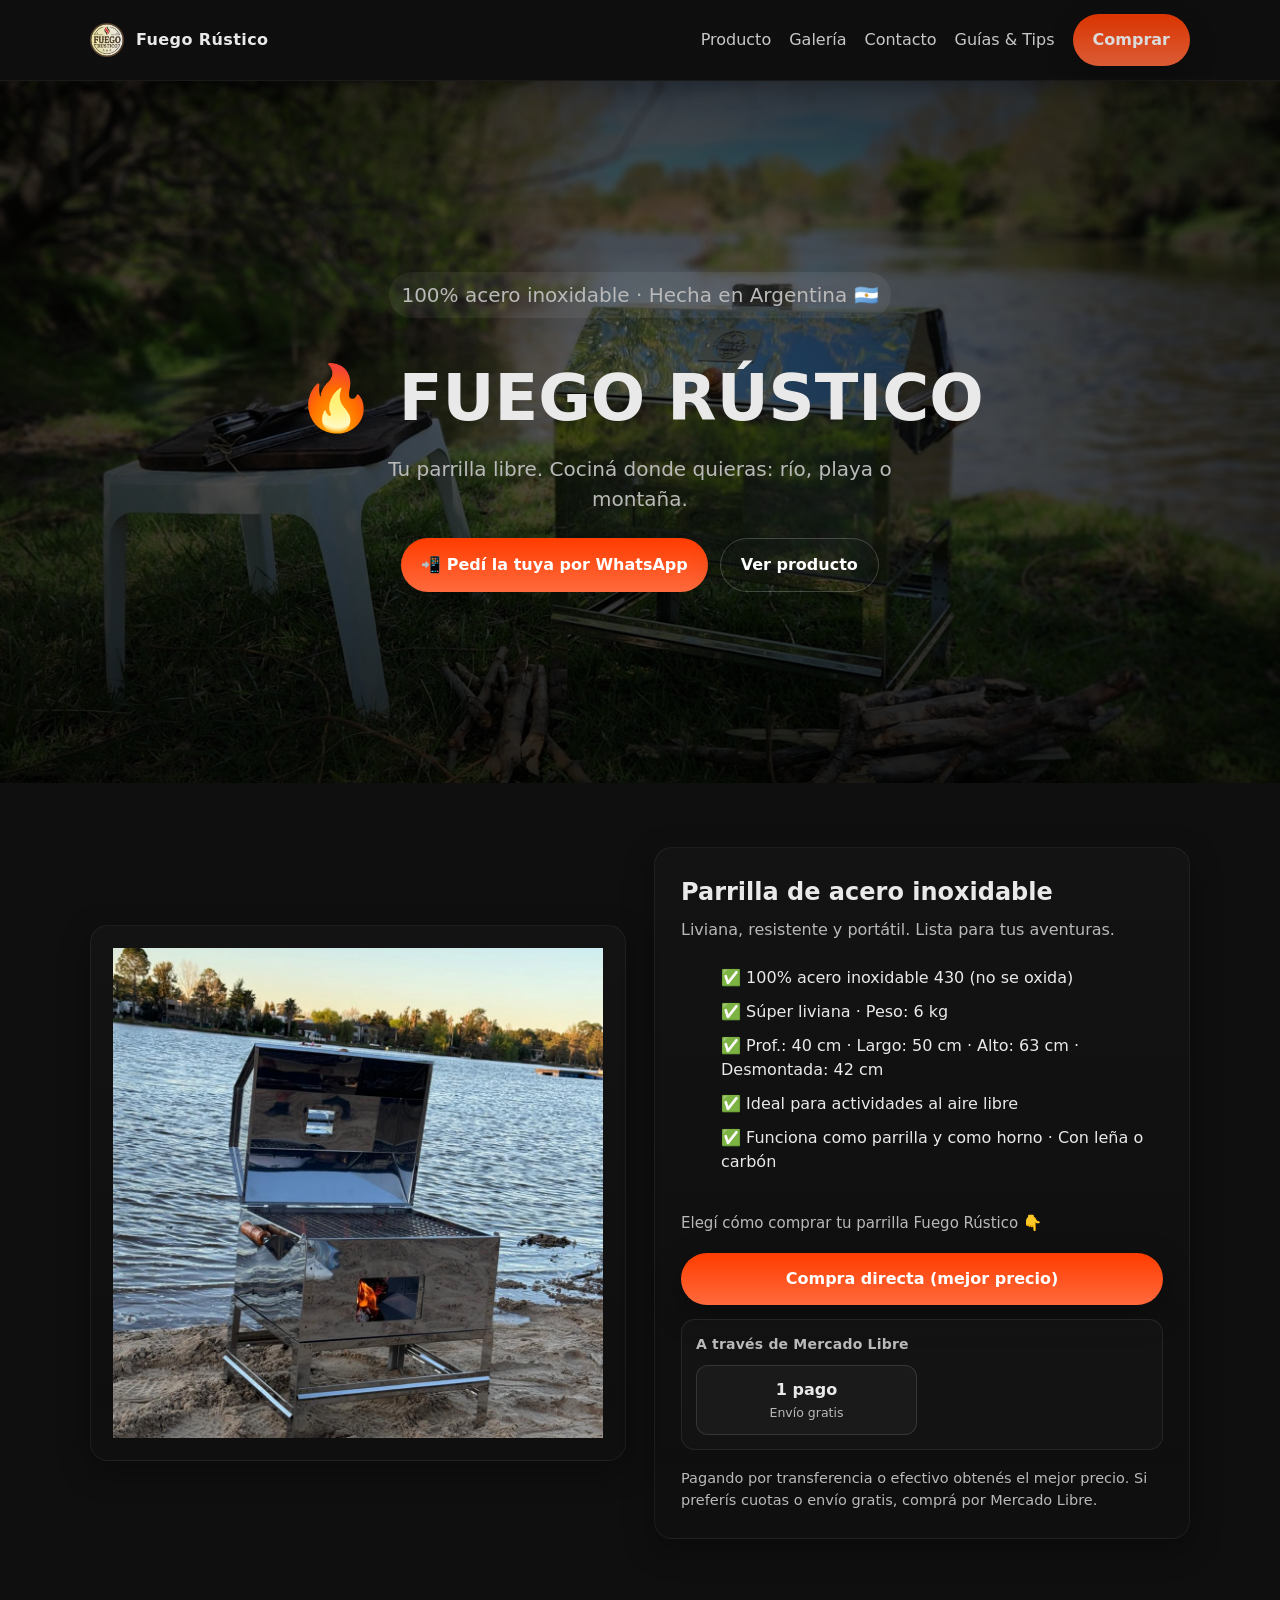
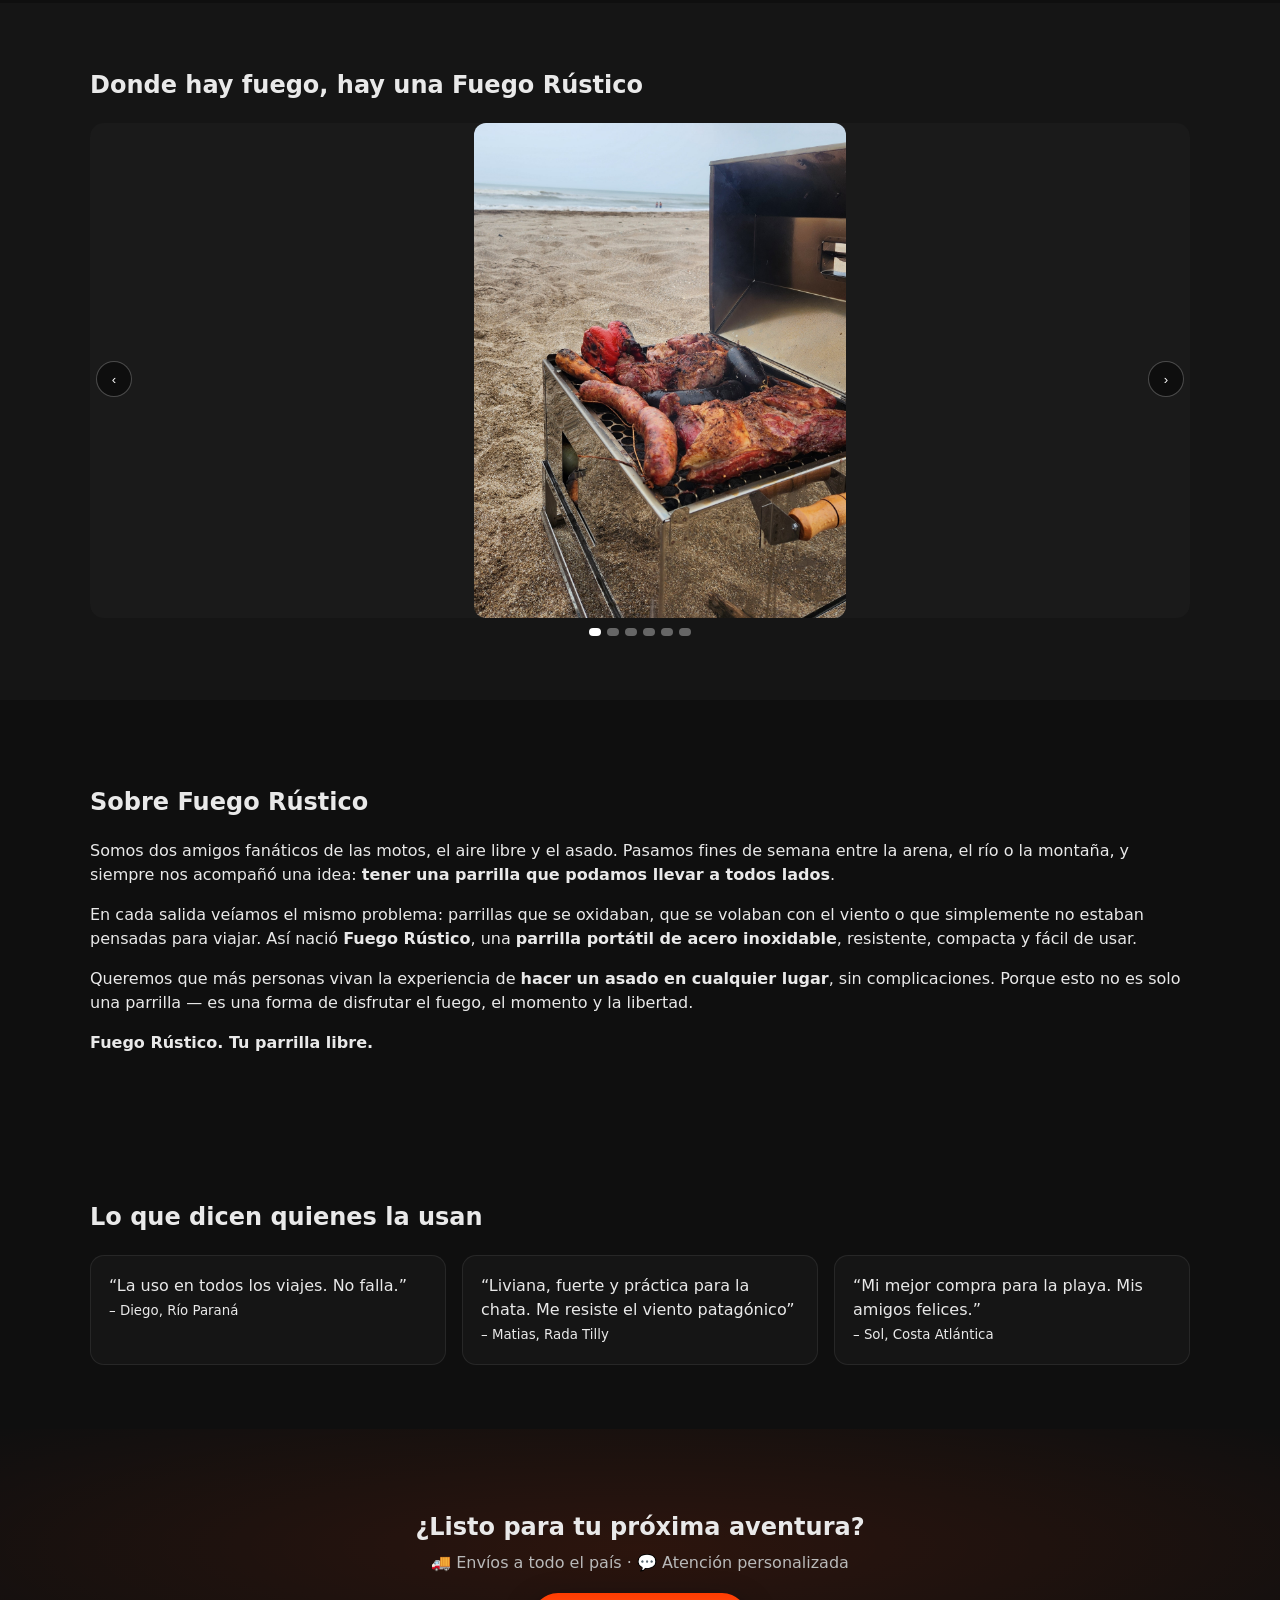
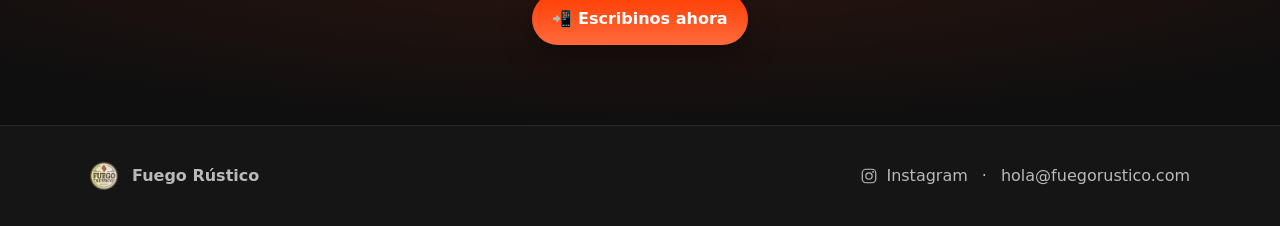
<file: index.html>
<!DOCTYPE html>
<html lang="es">
<head>
  <meta charset="utf-8" />
  <meta name="viewport" content="width=device-width, initial-scale=1" />
  
  <title>Fuego Rústico — Tu parrilla libre</title>
  <meta name="description" content="Parrillas portátiles de acero inoxidable (Argentina). Llevá el fuego a donde quieras: río, playa o montaña. Compra directa o Mercado Libre." />
  <link rel="canonical" href="https://fuegorustico.com/">
  
  <!-- Open Graph (social/WhatsApp/FB/IG) -->
  <meta property="og:type" content="website">
  <meta property="og:site_name" content="Fuego Rústico">
  <meta property="og:title" content="Fuego Rústico — Tu parrilla libre">
  <meta property="og:description" content="Parrillas portátiles de acero inoxidable (Argentina). Llevá el fuego a donde quieras.">
  <meta property="og:url" content="https://fuegorustico.com/">
  <meta property="og:image" content="https://fuegorustico.com/assets/og-image.png">
  <meta property="og:image:width" content="1200">
  <meta property="og:image:height" content="630">
  <meta property="og:locale" content="es_AR">
  
  <!-- Twitter/X -->
  <meta name="twitter:card" content="summary_large_image">
  <meta name="twitter:title" content="Fuego Rústico — Tu parrilla libre">
  <meta name="twitter:description" content="Parrillas portátiles de acero inoxidable (Argentina).">
  <meta name="twitter:image" content="https://fuegorustico.com/assets/og-image.png">
  
  <!-- PWA / color del browser -->
  <meta name="theme-color" content="#ff3c00">
  
  <!-- Iconografía -->
  <link rel="icon" href="/assets/favicon.png">
  <link rel="apple-touch-icon" href="/assets/favicon.png">
  
  <!-- Performance -->
  <link rel="preload" as="image" href="/assets/hero.jpeg" imagesrcset="/assets/hero.jpeg">
  <link rel="preconnect" href="https://fonts.gstatic.com" crossorigin>

  <script type="application/ld+json">
  {
    "@context":"https://schema.org",
    "@type":"Organization",
    "name":"Fuego Rústico",
    "url":"https://fuegorustico.com/",
    "logo":"https://fuegorustico.com/assets/logo.png",
    "sameAs":["https://www.instagram.com/fuegorustico"]
  }
  </script>
  
  <script type="application/ld+json">
  {
    "@context":"https://schema.org",
    "@type":"WebSite",
    "name":"Fuego Rústico",
    "url":"https://fuegorustico.com/"
  }
  </script>

  <script type="application/ld+json">
  {
    "@context":"https://schema.org",
    "@type":"Product",
    "name":"Parrilla portátil de acero inoxidable",
    "brand":{"@type":"Brand","name":"Fuego Rústico"},
    "image":"https://fuegorustico.com/assets/producto-1.png",
    "description":"Parrilla portátil 100% acero inoxidable. Liviana, resistente y pensada para cocinar al aire libre: playa, río o montaña.",
    "material":"Stainless Steel",
    "category":"OutdoorGrill",
    "url":"https://fuegorustico.com/#producto",
    "offers": {
      "@type": "Offer",
      "url": "https://fuegorustico.com/#producto",
      "priceCurrency": "ARS",
      "price": "250000",
      "availability": "https://schema.org/InStock",
      "itemCondition": "https://schema.org/NewCondition"
    }
  }
  </script>

  <style>
    :root{
      --bg:#0f0f0f; --bg-2:#151515; --text:#e9e9e9; --muted:#b9b9b9; --brand:#ff3c00; --brand-2:#ff6a3d;
      --radius:18px; --shadow:0 10px 30px rgba(0,0,0,.35)
    }
    *{box-sizing:border-box}
    html,body{height:100%}
    body{margin:0; font-family: system-ui,-apple-system,Segoe UI,Roboto,Inter,Arial,sans-serif; color:var(--text); background:var(--bg); line-height:1.5}
    a{color:inherit; text-decoration:none}
    img{max-width:100%; display:block}

    /* Layout */
    .container{width:min(1100px,92%); margin-inline:auto}

    header{position:sticky; top:0; z-index:20; backdrop-filter:saturate(160%) blur(6px);
      background:linear-gradient(180deg, rgba(15,15,15,.9), rgba(15,15,15,.5) 60%, rgba(15,15,15,0));
      border-bottom:1px solid rgba(255,255,255,.05); box-shadow:0 6px 20px rgba(0,0,0,.25);
    }
    .nav{display:flex; align-items:center; justify-content:space-between; padding:14px 0}
    .brand{display:flex; align-items:center; gap:12px}
    .brand img{width:34px; height:34px; border-radius:8px}
    .brand .title{font-weight:700; letter-spacing:.4px}

    nav{display:flex; align-items:center; gap:18px}
    nav a{opacity:.85}
    nav a:hover{opacity:1}

    .btn{display:inline-flex; align-items:center; justify-content:center; padding:14px 20px; border-radius:999px; background:linear-gradient(180deg,var(--brand),var(--brand-2)); color:white; font-weight:700; box-shadow:var(--shadow); border:none; cursor:pointer}
    .btn.ghost{background:transparent; border:1px solid rgba(255,255,255,.2)}
    .btn.secondary{background:transparent; border:1px solid rgba(255,255,255,.2)}

    .menu-toggle{display:none; background:none; border:none; color:var(--text); font-size:26px; cursor:pointer; line-height:1}

    /* Hero */
    .hero{position:relative; isolation:isolate; min-height:78vh; display:grid; place-items:center; text-align:center}
    .hero::before{content:''; position:absolute; inset:0; z-index:-2; background:url('/assets/hero.jpeg') center/cover no-repeat fixed}
    .hero::after{content:''; position:absolute; inset:0; z-index:-1; background:radial-gradient(80% 60% at 50% 40%, rgba(0,0,0,.55), rgba(0,0,0,.85))}
    .hero h1{font-size:clamp(36px,6vw,64px); margin:8px 0}
    .hero p{color:var(--muted); font-size:clamp(16px,2.2vw,20px); margin:0 0 24px; max-width:600px; margin-inline:auto}
    .cta{display:flex; gap:12px; justify-content:center; flex-wrap:wrap}

    /* Sections */
    .section{padding:64px 0; background:var(--bg)}
    .card{background:linear-gradient(180deg, rgba(255,255,255,.02), rgba(255,255,255,.0)); border:1px solid rgba(255,255,255,.06); border-radius:var(--radius); box-shadow:var(--shadow)}
    .grid{display:grid; gap:28px}
    @media(min-width:900px){.grid-cols-2{grid-template-columns:1fr 1fr; align-items:center}}

    .list{display:grid; gap:10px; margin-top:14px}
    .list li{display:flex; align-items:center; gap:10px; color:var(--text)}
    .chip{display:inline-flex; align-items:center; gap:8px; padding:8px 12px; border-radius:999px; background:rgba(255,255,255,.06); font-size:14px}

    /* Buy block */
    .buy{display:grid; gap:14px; margin-top:18px}
    .buy-primary{width:100%; text-align:center}
    .ml{border:1px solid rgba(255,255,255,.08); border-radius:14px; padding:14px; background:rgba(255,255,255,.02)}
    .ml-head{display:flex; align-items:center; justify-content:space-between; margin-bottom:10px}
    .ml-label{color:var(--muted); font-size:14px; font-weight:600; letter-spacing:.2px}
    .ml-options{display:grid; grid-template-columns:1fr 1fr; gap:10px}
    .ml-option{display:grid; align-content:center; gap:2px; padding:12px 14px; border-radius:12px; border:1px solid rgba(255,255,255,.12); background:rgba(255,255,255,.03); color:var(--text); text-align:center; transition:transform .15s ease, border-color .15s ease, background .15s ease}
    .ml-option strong{font-weight:800}
    .ml-option small{color:var(--muted); font-size:12.5px}
    .ml-option:hover{transform:translateY(-1px); border-color:rgba(255,255,255,.24); background:rgba(255,255,255,.06)}
    .buy-hint{color:var(--muted); margin:4px 0 0; font-size:14.5px}

    /* Carousel (fit: no recorta) */
    .carousel{position:relative; margin-top:16px}
    .c-viewport{
      overflow:hidden; border-radius:14px;
      height: clamp(260px, 60vh, 640px); /* desktop/tablet */
      background: rgba(255,255,255,.02);
    }
    .c-track{display:flex; height:100%; transition:transform .4s ease; will-change:transform}
    .c-slide{
      min-width:100%; height:100%;
      display:flex; align-items:center; justify-content:center;
      padding:8px; /* respiro alrededor */
    }
    .c-slide img{
      max-height:100%;
      height:100%;
      width:auto;
      object-fit: contain;           /* NO recorta */
      border-radius:12px;
      aspect-ratio: auto !important; /* anula el 3/4 aquí */
    }

    /* Unifica altura del carrusel y centra todas las fotos */
    .c-viewport {
      display: flex;
      align-items: center;
      justify-content: center;
      height: clamp(240px, 55vh, 600px); /* altura constante adaptable */
      background: rgba(255,255,255,.02);
      border-radius: 14px;
      overflow: hidden;
    }
    
    .c-slide {
      display: flex;
      align-items: center;
      justify-content: center;
      min-width: 100%;
      height: 100%;
      padding: 8px;
    }
    
    .c-slide img {
      width: auto;
      height: 100%;
      max-height: 100%;
      object-fit: contain; /* muestra toda la imagen sin recortar */
      border-radius: 12px;
    }
    
    /* En mobile, reducimos altura */
    @media (max-width: 768px) {
      .c-viewport {
        height: clamp(200px, 45vh, 420px);
      }
    }

    
    /* Controles */
    .c-prev,.c-next{
      position:absolute; top:50%; transform:translateY(-50%); z-index:2;
      background:rgba(0,0,0,.45); border:1px solid rgba(255,255,255,.25);
      color:white; width:36px; height:36px; border-radius:999px; display:grid; place-items:center; cursor:pointer
    }
    .c-prev{left:6px} .c-next{right:6px}
    .c-dots{display:flex; gap:6px; justify-content:center; margin-top:10px}
    .c-dot{width:8px; height:8px; border-radius:999px; background:rgba(255,255,255,.35); border:0}
    .c-dot[aria-current="true"]{background:white}
    
    /* Mobile: altura más contenida */
    @media (max-width: 780px){
      .c-viewport{ height: clamp(220px, 55vh, 560px); }
    }

    /* Testimonials */
    .quotes{display:grid; gap:16px; grid-template-columns:repeat(3,1fr)}
    @media(max-width:900px){.quotes{grid-template-columns:1fr}}
    .quote{padding:18px; border:1px solid rgba(255,255,255,.08); border-radius:14px; background:var(--bg-2)}

    /* Footer */
    footer{padding:36px 0; border-top:1px solid rgba(255,255,255,.08); background:var(--bg-2); color:var(--muted)}
    .social{display:flex; gap:14px; align-items:center; flex-wrap:wrap}

    /* Mobile nav */
    @media (max-width: 780px) {
      nav{position:absolute; top:64px; right:0; background:rgba(0,0,0,0.95); flex-direction:column; align-items:flex-start; padding:20px; border-radius:0 0 0 14px; display:none}
      nav.show{display:flex}
      .menu-toggle{display:block}
    }

    /* --- FIX CAROUSEL MOBILE (no recortes y 1 slide por vista) --- */
    .c-track{ gap:0; } /* sin separación entre slides */
    
    .c-slide{
      flex: 0 0 100%;   /* ocupa exactamente el 100% del viewport */
      min-width: 100%;
      box-sizing: border-box;
      padding: 0;       /* evita que el padding empuje y se asome la siguiente */
    }
    
    /* Desktop/tablet: altura uniforme y contienen la imagen */
    @media (min-width: 769px){
      .c-viewport{ height: clamp(320px, 55vh, 620px); }
      .c-slide{ height: 100%; display:flex; align-items:center; justify-content:center; }
      .c-slide img{
        max-height:100%;
        width:auto;
        height:100%;
        object-fit: contain;
        border-radius:12px;
      }
    }
    
    /* Mobile: que la altura se adapte y la imagen no se recorte */
    @media (max-width: 768px){
      .c-viewport{ height: auto; }          /* deja que crezca en alto si la foto lo necesita */
      .c-slide{ height: auto; }
      .c-slide img{
        width: 100%;
        height: auto !important;            /* anula el height:100% anterior */
        max-height: none;
        object-fit: contain;                 /* no recorta */
        border-radius: 10px;
      }
    }

    
  </style>
</head>
<body>
  <header>
    <div class="container nav">
      <a class="brand" href="#top">
        <img src="/assets/logo.png" alt="Fuego Rústico logo" />
        <span class="title">Fuego Rústico</span>
      </a>
      <button class="menu-toggle" aria-label="Abrir menú" aria-expanded="false" aria-controls="menu">☰</button>
      <nav id="menu">
        <a href="#producto">Producto</a>
        <a href="#galeria">Galería</a>
        <a href="#contacto">Contacto</a>
        <a href="blog.html" class="nav-link">Guías & Tips</a>
        <a class="btn" href="#contacto">Comprar</a>
      </nav>
    </div>
  </header>

  <main id="top">
    <!-- HERO -->
    <section class="hero">
      <div class="container">
        <p class="chip">100% acero inoxidable · Hecha en Argentina 🇦🇷</p>
        <h1>🔥 FUEGO RÚSTICO</h1>
        <p>Tu parrilla libre. Cociná donde quieras: río, playa o montaña.</p>
        <div class="cta">
          <a class="btn" href="https://wa.me/5491164812711?text=Hola%20Fuego%20R%C3%BAstico%2C%20quiero%20info%20de%20la%20parrilla" target="_blank" rel="noopener">📲 Pedí la tuya por WhatsApp</a>
          <a class="btn ghost" href="#producto">Ver producto</a>
        </div>
      </div>
    </section>

    <!-- PRODUCTO -->
    <section id="producto" class="section">
      <div class="container grid grid-cols-2">
        <div class="card" style="padding:22px">
          <img src="/assets/producto-1.png" alt="Parrilla Fuego Rústico abierta, acero inoxidable, lista para asar" />
        </div>
        <div class="card" style="padding:26px; display:flex; flex-direction:column; justify-content:center">
          <h2 style="margin:0 0 8px">Parrilla de acero inoxidable</h2>
          <p style="color:var(--muted); margin:0 0 10px">Liviana, resistente y portátil. Lista para tus aventuras.</p>
          <ul class="list">
            <li>✅ 100% acero inoxidable 430 (no se oxida)</li>
            <li>✅ Súper liviana · Peso: 6 kg</li>
            <li>✅ Prof.: 40 cm · Largo: 50 cm · Alto: 63 cm · Desmontada: 42 cm</li>
            <li>✅ Ideal para actividades al aire libre</li>
            <li>✅ Funciona como parrilla y como horno · Con leña o carbón</li>
          </ul>

          <!-- ACCIONES DE COMPRA (2 filas) -->
          <div class="buy">
            <p style="color:var(--muted); font-size:15px; margin:4px 0 4px;">
              Elegí cómo comprar tu parrilla Fuego Rústico 👇
            </p>

            <!-- Fila 1: acción primaria -->
            <a class="btn buy-primary"
               href="https://wa.me/5491164812711?text=Hola%20Fuego%20R%C3%BAstico%2C%20quiero%20comprar%20por%20transferencia%20o%20efectivo"
               target="_blank" rel="noopener"
               title="Precio especial pagando por transferencia o efectivo">
              Compra directa (mejor precio)
            </a>

            <!-- Fila 2: Mercado Libre (sin logo) -->
            <div class="ml">
              <div class="ml-head">
                <span class="ml-label">A través de Mercado Libre</span>
              </div>
              <div class="ml-options">
                <a class="ml-option"
                   href="https://www.mercadolibre.com.ar/parrilla-inoxidable-portatil-chulengo/p/MLA2068747349?pdp_filters=item_id%3AMLA2308167072&matt_tool=89488245#origin=share&sid=share&wid=MLA2308167072&action=copy"
                   target="_blank" rel="noopener" title="Pago en 1 pago y envío gratis">
                  <strong>1 pago</strong>
                  <small>Envío gratis</small>
                </a>
              </div>
            </div>

            <p class="buy-hint">
              Pagando por transferencia o efectivo obtenés el mejor precio. Si preferís cuotas o envío gratis, comprá por Mercado Libre.
            </p>
          </div>

        </div>
      </div>
    </section>

    <!-- GALERÍA con CAROUSEL -->
    <section id="galeria" class="section" style="background:var(--bg-2)">
      <div class="container">
        <h2 style="margin-top:0">Donde hay fuego, hay una Fuego Rústico</h2>

        <div class="carousel" aria-label="Galería de fotos">
          <button class="c-prev" aria-label="Anterior" type="button">‹</button>
          <div class="c-viewport">
            <ul class="c-track">
              <li class="c-slide"><img src="/assets/galeria-1.jpg" alt="Parrilla en la playa al atardecer" loading="lazy" decoding="async" fetchpriority="low"></li>
              <li class="c-slide"><img src="/assets/galeria-2.jpg" alt="Parrilla con amigos en camping" loading="lazy" decoding="async" fetchpriority="low"></li>
              <li class="c-slide"><img src="/assets/galeria-3.jpg" alt="Cocinando al aire libre" loading="lazy" decoding="async" fetchpriority="low"></li>
              <li class="c-slide"><img src="/assets/galeria-4.jpg" alt="Parrilla en la montaña" loading="lazy" decoding="async" fetchpriority="low"></li>
              <li class="c-slide"><img src="/assets/galeria-5.jpg" alt="Encuentro con amigos" loading="lazy" decoding="async" fetchpriority="low"></li>
              <li class="c-slide"><img src="/assets/galeria-6.jpg" alt="Parrilla en la costa" loading="lazy" decoding="async" fetchpriority="low"></li>
            </ul>
          </div>
          <button class="c-next" aria-label="Siguiente" type="button">›</button>
          <div class="c-dots" aria-label="Indicadores"></div>
        </div>
      </div>
    </section>

    <section class="section">
    <div class="container">
      <h2>Sobre Fuego Rústico</h2>
      <p>
        Somos dos amigos fanáticos de las motos, el aire libre y el asado.
        Pasamos fines de semana entre la arena, el río o la montaña, y siempre nos acompañó una idea:
        <strong>tener una parrilla que podamos llevar a todos lados</strong>.
      </p>
      <p>
        En cada salida veíamos el mismo problema: parrillas que se oxidaban, que se volaban con el viento
        o que simplemente no estaban pensadas para viajar. Así nació <strong>Fuego Rústico</strong>,
        una <strong>parrilla portátil de acero inoxidable</strong>, resistente, compacta y fácil de usar.
      </p>
      <p>
        Queremos que más personas vivan la experiencia de <strong>hacer un asado en cualquier lugar</strong>,
        sin complicaciones. Porque esto no es solo una parrilla — es una forma de disfrutar el fuego,
        el momento y la libertad.
      </p>
      <p><strong>Fuego Rústico. Tu parrilla libre.</strong></p>
    </div>
  </section>

    
    <!-- TESTIMONIOS -->
    <section class="section">
      <div class="container">
        <h2 style="margin-top:0">Lo que dicen quienes la usan</h2>
        <div class="quotes" style="margin-top:14px">
          <div class="quote">“La uso en todos los viajes. No falla.” <br><small>– Diego, Río Paraná</small></div>
          <div class="quote">“Liviana, fuerte y práctica para la chata. Me resiste el viento patagónico” <br><small>– Matias, Rada Tilly</small></div>
          <div class="quote">“Mi mejor compra para la playa. Mis amigos felices.” <br><small>– Sol, Costa Atlántica</small></div>
        </div>
      </div>
    </section>

    <!-- CTA FINAL / CONTACTO -->
    <section id="contacto" class="section" style="padding:80px 0; background:radial-gradient(70% 60% at 50% 40%, rgba(255,60,0,.12), rgba(0,0,0,0))">
      <div class="container" style="text-align:center">
        <h2 style="margin:0 0 6px">¿Listo para tu próxima aventura?</h2>
        <p style="color:var(--muted); margin:0 0 18px">🚚 Envíos a todo el país · 💬 Atención personalizada</p>
        <a class="btn" href="https://wa.me/5491164812711?text=Hola%20Fuego%20R%C3%BAstico%2C%20quiero%20info" target="_blank" rel="noopener">📲 Escribinos ahora</a>
      </div>
    </section>
  </main>

  <footer>
    <div class="container" style="display:flex; gap:18px; justify-content:space-between; flex-wrap:wrap">
      <div class="social">
        <img src="/assets/logo.png" alt="logo" width="28" height="28" style="border-radius:8px"/>
        <strong>Fuego Rústico</strong>
      </div>
      <div class="social">
        <a href="https://instagram.com/fuegorustico" target="_blank" rel="noopener" style="display:flex; align-items:center; gap:8px">
          <svg width="18" height="18" viewBox="0 0 24 24" fill="none" aria-hidden="true">
            <rect x="3" y="3" width="18" height="18" rx="5" stroke="currentColor" stroke-width="1.6"/>
            <circle cx="12" cy="12" r="4.2" stroke="currentColor" stroke-width="1.6"/>
            <circle cx="17.4" cy="6.6" r="1.2" fill="currentColor"/>
          </svg>
          <span>Instagram</span>
        </a>
        <span>·</span>
        <a href="mailto:adm.fuegorustico@gmail.com">hola@fuegorustico.com</a>
      </div>
    </div>
  </footer>

  <script>
    // Navegación suave + cerrar menú
    document.querySelectorAll('a[href^="#"]').forEach(a=>{
      a.addEventListener('click', e=>{
        const id=a.getAttribute('href');
        if(id.length>1){
          e.preventDefault();
          document.querySelector(id).scrollIntoView({behavior:'smooth'});
          document.getElementById('menu').classList.remove('show');
          const t=document.querySelector('.menu-toggle'); if(t) t.setAttribute('aria-expanded','false');
        }
      });
    });
    const toggle = document.querySelector('.menu-toggle');
    const nav = document.getElementById('menu');
    if(toggle){ toggle.addEventListener('click', () => {
      const isOpen = nav.classList.toggle('show');
      toggle.setAttribute('aria-expanded', isOpen ? 'true' : 'false');
    });}

    // Carousel básico accesible
    (function(){
      const track = document.querySelector('.c-track');
      const slides = Array.from(document.querySelectorAll('.c-slide'));
      const prev = document.querySelector('.c-prev');
      const next = document.querySelector('.c-next');
      const dotsWrap = document.querySelector('.c-dots');
      if(!track || slides.length===0) return;

      let index = 0;
      const go = (i)=>{
        index = (i+slides.length)%slides.length;
        track.style.transform = `translateX(-${index*100}%)`;
        Array.from(dotsWrap.children).forEach((d,di)=>d.setAttribute('aria-current', di===index ? 'true':'false'));
      };

      // Dots
      slides.forEach((_,i)=>{
        const b=document.createElement('button');
        b.className='c-dot';
        b.type='button';
        b.setAttribute('aria-label','Ir a la imagen '+(i+1));
        b.addEventListener('click',()=>go(i));
        dotsWrap.appendChild(b);
      });

      if(prev) prev.addEventListener('click',()=>go(index-1));
      if(next) next.addEventListener('click',()=>go(index+1));

      // Teclado
      document.addEventListener('keydown', (e)=>{
        if(e.key==='ArrowLeft') go(index-1);
        if(e.key==='ArrowRight') go(index+1);
      });

      // Swipe táctil
      let startX=null;
      track.addEventListener('touchstart',e=>{ startX=e.touches[0].clientX; },{passive:true});
      track.addEventListener('touchmove',e=>{
        if(startX===null) return;
        const dx=e.touches[0].clientX-startX;
        if(Math.abs(dx)>50){ go(index+(dx<0?1:-1)); startX=null; }
      },{passive:true});

      // Auto-play (opcional, 5s)
      let timer=setInterval(()=>go(index+1), 5000);
      document.querySelector('.carousel').addEventListener('mouseenter',()=>clearInterval(timer));
      document.querySelector('.carousel').addEventListener('mouseleave',()=>{ timer=setInterval(()=>go(index+1),5000); });

      go(0);
    })();
  </script>
</body>
</html>
</file>
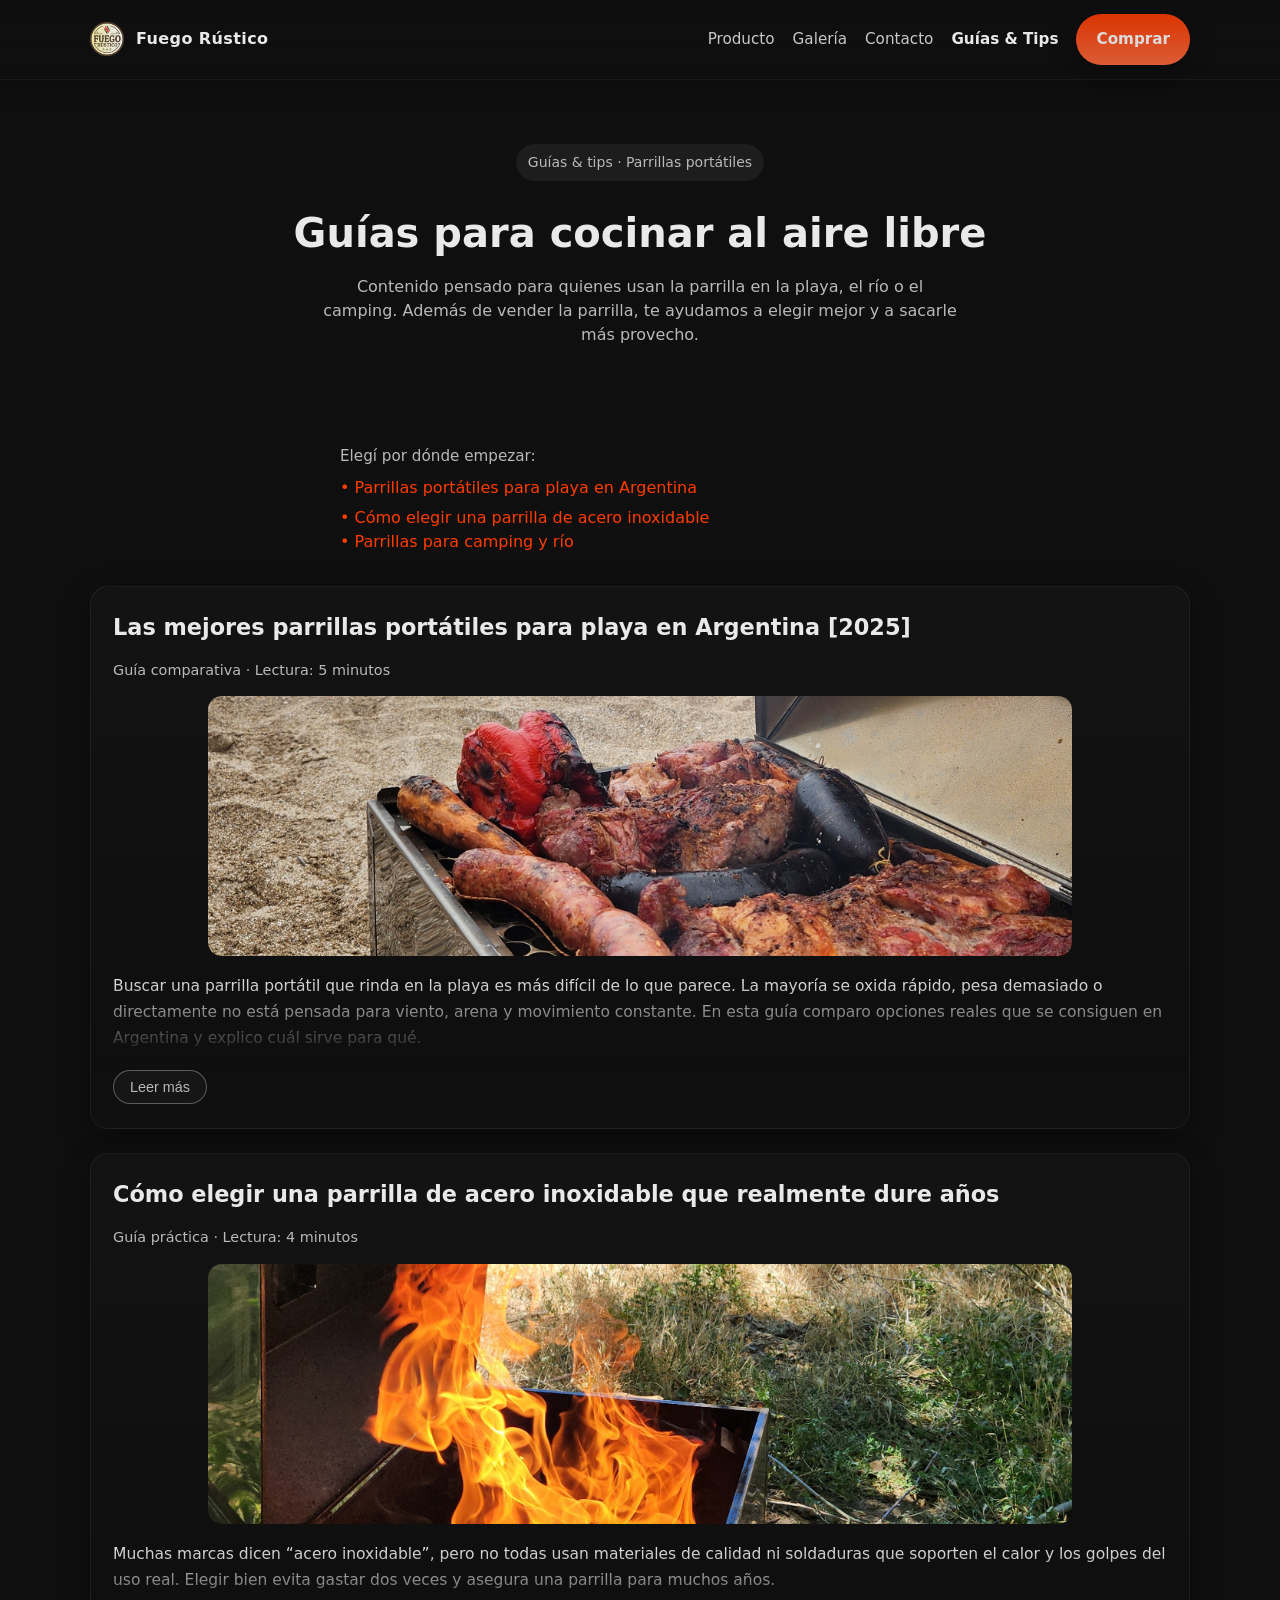
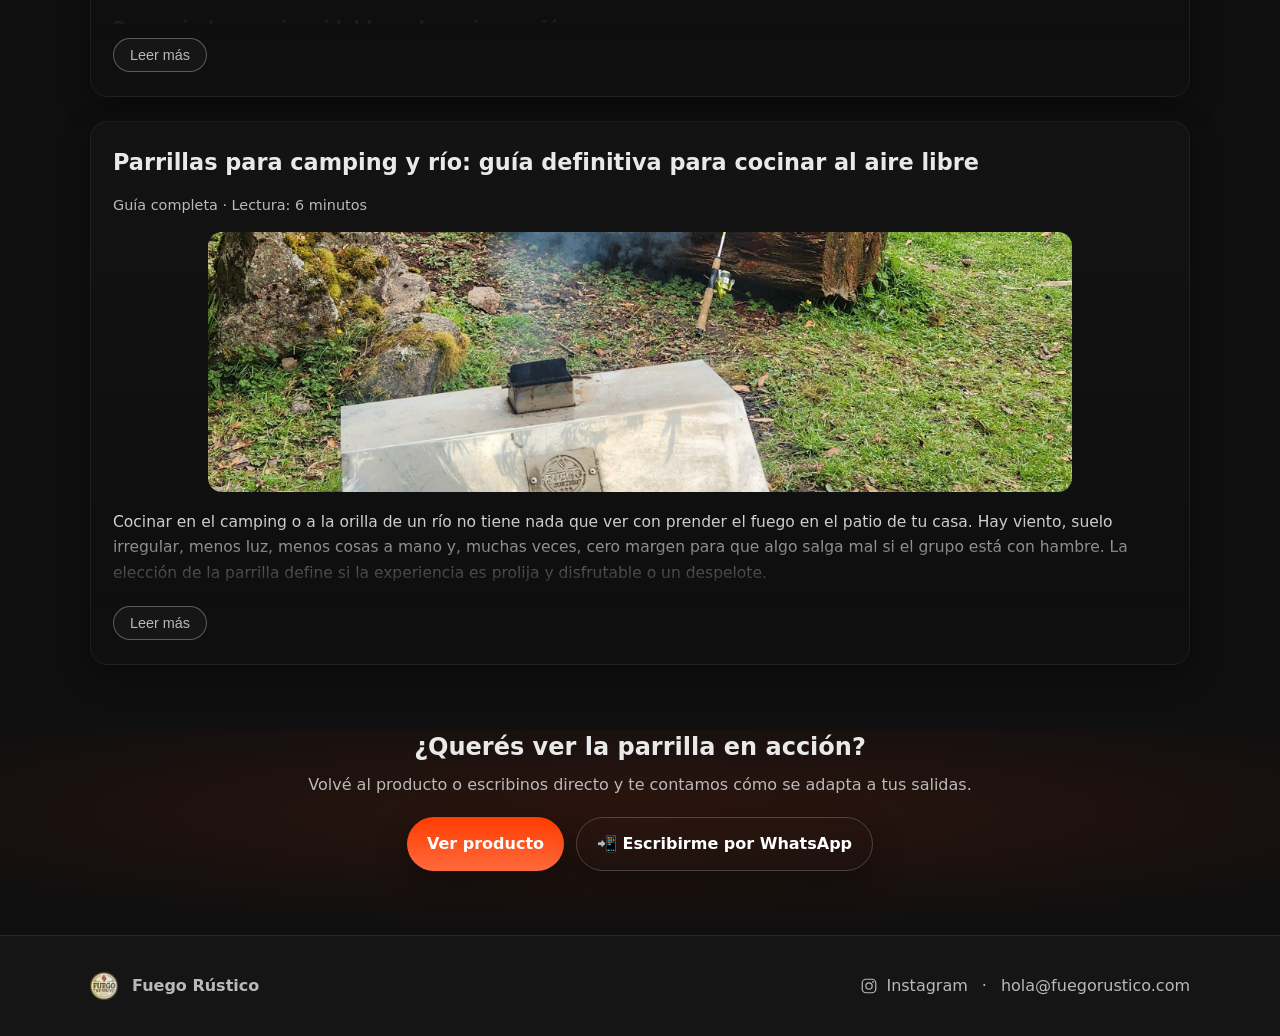
<file: blog.html>
<!DOCTYPE html>
<html lang="es">
<head>
  <meta charset="utf-8" />
  <meta name="viewport" content="width=device-width, initial-scale=1" />
  
  <title>Guías & Tips — Fuego Rústico</title>
  <meta name="description" content="Guías y consejos reales para usar tu parrilla portátil Fuego Rústico en playa, río o camping. Cómo elegir parrilla inoxidable y comparativas para Argentina." />
  <link rel="canonical" href="https://fuegorustico.com/blog.html">

  <!-- Open Graph -->
  <meta property="og:type" content="article">
  <meta property="og:site_name" content="Fuego Rústico">
  <meta property="og:title" content="Guías & Tips — Fuego Rústico">
  <meta property="og:description" content="Consejos para cocinar al aire libre y elegir tu parrilla portátil de acero inoxidable.">
  <meta property="og:url" content="https://fuegorustico.com/blog.html">
  <meta property="og:image" content="https://fuegorustico.com/assets/og-image.png">
  <meta property="og:image:width" content="1200">
  <meta property="og:image:height" content="630">
  <meta property="og:locale" content="es_AR">

  <!-- Twitter/X -->
  <meta name="twitter:card" content="summary_large_image">
  <meta name="twitter:title" content="Guías & Tips — Fuego Rústico">
  <meta name="twitter:description" content="Guías y consejos para sacar el máximo a tu parrilla portátil.">
  <meta name="twitter:image" content="https://fuegorustico.com/assets/og-image.png">

  <meta name="theme-color" content="#ff3c00">

  <link rel="icon" href="/assets/favicon.png">
  <link rel="apple-touch-icon" href="/assets/favicon.png">

  <!-- Usamos los mismos estilos que en index -->
  <style>
    :root{
      --bg:#0f0f0f; --bg-2:#151515; --text:#e9e9e9; --muted:#b9b9b9; --brand:#ff3c00; --brand-2:#ff6a3d;
      --radius:18px; --shadow:0 10px 30px rgba(0,0,0,.35)
    }
    *{box-sizing:border-box}
    html,body{height:100%}
    body{margin:0; font-family: system-ui,-apple-system,Segoe UI,Roboto,Inter,Arial,sans-serif; color:var(--text); background:var(--bg); line-height:1.5}
    a{color:inherit; text-decoration:none}
    img{max-width:100%; display:block}
    .container{width:min(1100px,92%); margin-inline:auto}

    header{position:sticky; top:0; z-index:20; backdrop-filter:saturate(160%) blur(6px);
      background:linear-gradient(180deg, rgba(15,15,15,.96), rgba(15,15,15,.9) 60%, rgba(15,15,15,0.96));
      border-bottom:1px solid rgba(255,255,255,.05); box-shadow:0 6px 20px rgba(0,0,0,.25);
    }
    .nav{display:flex; align-items:center; justify-content:space-between; padding:14px 0}
    .brand{display:flex; align-items:center; gap:12px}
    .brand img{width:34px; height:34px; border-radius:8px}
    .brand .title{font-weight:700; letter-spacing:.4px}

    nav{display:flex; align-items:center; gap:18px}
    nav a{opacity:.85; font-size:0.95rem}
    nav a:hover{opacity:1}
    nav a.active{opacity:1; font-weight:600}

    .btn{display:inline-flex; align-items:center; justify-content:center; padding:14px 20px; border-radius:999px; background:linear-gradient(180deg,var(--brand),var(--brand-2)); color:white; font-weight:700; box-shadow:var(--shadow); border:none; cursor:pointer; white-space:nowrap}
    .btn.ghost{background:transparent; border:1px solid rgba(255,255,255,.2)}
    .btn.secondary{background:transparent; border:1px solid rgba(255,255,255,.2)}

    .menu-toggle{display:none; background:none; border:none; color:var(--text); font-size:26px; cursor:pointer; line-height:1}

    .section{padding:64px 0; background:var(--bg)}
    .card{background:linear-gradient(180deg, rgba(255,255,255,.02), rgba(255,255,255,.0)); border:1px solid rgba(255,255,255,.06); border-radius:var(--radius); box-shadow:var(--shadow)}

    .chip{display:inline-flex; align-items:center; gap:8px; padding:8px 12px; border-radius:999px; background:rgba(255,255,255,.06); font-size:14px}

    /* Layout blog */
    .blog-hero{text-align:center}
    .blog-hero h1{font-size:clamp(30px,4vw,40px); margin:12px 0}
    .blog-hero p{color:var(--muted); max-width:640px; margin:0 auto 10px auto}
    .blog-grid{display:grid; gap:24px; margin-top:32px}
    .blog-article{padding:24px 22px}
    .blog-article h2{margin-top:0; margin-bottom:6px; font-size:1.4rem}
    .blog-article .meta{font-size:0.9rem; color:var(--muted); margin-bottom:14px}
    .blog-article h3{margin-top:22px; margin-bottom:8px; font-size:1.1rem}
    .blog-article h4{margin-top:16px; margin-bottom:6px; font-size:1rem}
    .blog-article p,
    .blog-article li{line-height:1.65; font-size:0.97rem}
    .blog-article ol,
    .blog-article ul{padding-left:1.1rem; margin-top:0.3rem}
    .blog-article li+li{margin-top:4px}

    /* CTA sección final */
    .blog-cta{text-align:center}
    .blog-cta p{color:var(--muted); margin-top:8px; margin-bottom:20px}

    /* Footer (igual que index) */
    footer{padding:36px 0; border-top:1px solid rgba(255,255,255,.08); background:var(--bg-2); color:var(--muted)}
    .social{display:flex; gap:14px; align-items:center; flex-wrap:wrap}

    /* Mobile nav */
    @media (max-width: 780px) {
      nav{position:absolute; top:64px; right:0; background:rgba(0,0,0,0.95); flex-direction:column; align-items:flex-start; padding:20px; border-radius:0 0 0 14px; display:none}
      nav.show{display:flex}
      .menu-toggle{display:block}
    }

    .blog-cover{
      max-width: 82%;
      margin: 0 auto 18px auto;
      border-radius: 14px;
      overflow: hidden;
    }
    
    .blog-cover img{
      width: 100%;
      object-fit: cover;
      max-height: 260px; 
    }

    .blog-content{
      max-height: 360px;              /* controla cuánta altura se ve colapsado */
      overflow: hidden;
      position: relative;
      transition: max-height .3s ease;
    }
    
    /* Degradado al final para indicar que hay más texto */
    .blog-content::after{
      content:"";
      position:absolute;
      left:0;
      right:0;
      bottom:0;
      height:80px;
      background:linear-gradient(to bottom, rgba(15,15,15,0), rgba(15,15,15,0.96));
      pointer-events:none;
      opacity:1;
      transition:opacity .2s;
    }
    
    /* Cuando el artículo está expandido */
    .blog-article.expanded .blog-content{
      max-height: 5000px;             /* suficiente para mostrar todo */
    }
    
    .blog-article.expanded .blog-content::after{
      opacity:0;
    }
    
    /* Botón Leer más / Leer menos */
    .btn-read{
      margin-top: 14px;
      border-radius: 999px;
      padding: 8px 16px;
      font-size: 0.9rem;
      border: 1px solid rgba(255,255,255,.3);
      background: rgba(255,255,255,.03);
      color: var(--muted);
      cursor: pointer;
      display: inline-flex;
      align-items: center;
      gap: 6px;
    }
    
    .btn-read:hover{
      background: rgba(255,255,255,.06);
      color: var(--text);
    }
    
    .blog-article.expanded .btn-read{
      color: var(--text);
    }

  </style>
</head>
<body>
  <header>
    <div class="container nav">
      <!-- En el blog volvemos al index con el logo -->
      <a class="brand" href="index.html#top">
        <img src="/assets/logo.png" alt="Fuego Rústico logo" />
        <span class="title">Fuego Rústico</span>
      </a>
      <button class="menu-toggle" aria-label="Abrir menú" aria-expanded="false" aria-controls="menu">☰</button>
      <nav id="menu">
        <a href="index.html#producto">Producto</a>
        <a href="index.html#galeria">Galería</a>
        <a href="index.html#contacto">Contacto</a>
        <a href="blog.html" class="active">Guías & Tips</a>
        <a class="btn" href="index.html#contacto">Comprar</a>
      </nav>
    </div>
  </header>

  <main id="top">
    <!-- HERO DEL BLOG -->
    <section class="section">
      <div class="container blog-hero">
        <p class="chip">Guías & tips · Parrillas portátiles</p>
        <h1>Guías para cocinar al aire libre</h1>
        <p>
          Contenido pensado para quienes usan la parrilla en la playa, el río o el camping.
          Además de vender la parrilla, te ayudamos a elegir mejor y a sacarle más provecho.
        </p>
      </div>
    </section>

   <div style="margin-top:24px; text-align:left; max-width:600px; margin-inline:auto;">
     <p style="color:var(--muted); font-size:0.95rem; margin-bottom:8px;">
       Elegí por dónde empezar:
     </p>
     <ul style="list-style:none; padding-left:0; margin:0;">
       <li style="margin-bottom:6px;">
         <a href="#mejores-parrillas-playa" style="color:var(--brand);">• Parrillas portátiles para playa en Argentina</a>
       </li>
       <li>
         <a href="#elegir-parrilla-inox" style="color:var(--brand);">• Cómo elegir una parrilla de acero inoxidable</a>
       </li>
       <li>
         <a href="#parrillas-camping-rio" style="color:var(--brand);">• Parrillas para camping y río</a>
       </li>
     </ul>
   </div>
    
    <!-- ARTÍCULOS EN CARDS -->
    <section class="section" style="padding-top:0;">
      <div class="container blog-grid">

        <!-- Artículo 1 -->
        <article class="card blog-article" id="mejores-parrillas-playa">
          <h2>Las mejores parrillas portátiles para playa en Argentina [2025]</h2>
          <p class="meta">Guía comparativa · Lectura: 5 minutos</p>
          
          <div class="blog-content">
            <figure class="blog-cover">
              <img src="/assets/galeria-1.jpg" alt="Parrilla portátil Fuego Rústico en la playa">
            </figure>
  
            <p>
              Buscar una parrilla portátil que rinda en la playa es más difícil de lo que parece.
              La mayoría se oxida rápido, pesa demasiado o directamente no está pensada para viento,
              arena y movimiento constante. En esta guía comparo opciones reales que se consiguen
              en Argentina y explico cuál sirve para qué.
            </p>
  
            <h3>Qué debe tener una buena parrilla para playa</h3>
            <p>Una parrilla para playa necesita tres cosas esenciales:</p>
  
            <ol>
              <li>
                <strong>Acero inoxidable real.</strong>
                El mar y la humedad salina arruinan cualquier chapa pintada. El inoxidable evita
                corrosión y no desprende pintura.
              </li>
              <li>
                <strong>Liviana y fácil de armar.</strong>
                En la playa todo es traslado. Si pesa demasiado o es un quilombo armarla, se queda en casa.
              </li>
              <li>
                <strong>Estabilidad en arena.</strong>
                No todas las patas funcionan bien sobre superficies inestables. Si se mueve, cocinar
                se vuelve un desastre.
              </li>
            </ol>
  
            <h3>Comparativa de modelos que se consiguen en Argentina</h3>
            <p>
              A continuación, un análisis honesto basado en materiales, peso y uso real en playa.
            </p>
  
            <h4>Opción 1: parrilla tradicional plegable de hierro</h4>
            <ul>
              <li>Precio bajo</li>
              <li>Pesa demasiado</li>
              <li>Se oxida en pocas salidas</li>
              <li>No es ideal para playa</li>
            </ul>
            <p>
              Es una opción económica, pero no está pensada para el ambiente salino ni para
              moverla todas las semanas.
            </p>
  
            <h4>Opción 2: parrilla de acero pintado</h4>
            <ul>
              <li>Más liviana que la de hierro</li>
              <li>Se calienta desparejo</li>
              <li>Requiere mantenimiento y repintado</li>
            </ul>
            <p>
              Funciona mejor para camping ocasional, pero en playa no suele durar más de una
              temporada sin oxidarse o marcarse.
            </p>
  
            <h4>Opción recomendada: Fuego Rústico – parrilla portátil 100% acero inoxidable</h4>
            <ul>
              <li>Acero inoxidable real</li>
              <li>Liviana y fácil de transportar</li>
              <li>Resistente a sal, arena y humedad</li>
              <li>Armado y desarmado en segundos</li>
              <li>Estable en arena y superficies irregulares</li>
              <li>No se oxida ni se pela</li>
              <li>Ideal para playa, río o montaña</li>
            </ul>
            <p>
              El diferencial está en la combinación entre portabilidad, durabilidad y estabilidad.
              Es una parrilla pensada para moverse: playa, río, camping, patio. No está diseñada
              para quedarse fija en un solo lugar, sino para acompañarte.
            </p>
  
            <h3>Conclusión</h3>
            <p>
              Si tu idea es usar una parrilla en la playa, buscá inoxidable y priorizá estabilidad y peso.
              Para esos tres criterios, una parrilla portátil de acero inoxidable como
              <strong>Fuego Rústico</strong> es de las pocas opciones que soporta arena, sal y traslado
              constante sin perder forma ni oxidarse.
            </p>
           </div>
          <button class="btn-read" type="button">Leer más</button>
        </article>

        <!-- Artículo 2 -->
        <article class="card blog-article" id="elegir-parrilla-inox">
          <h2>Cómo elegir una parrilla de acero inoxidable que realmente dure años</h2>
          <p class="meta">Guía práctica · Lectura: 4 minutos</p>

          <div class="blog-content">
            <figure class="blog-cover">
              <img src="/assets/galeria-4.jpg" alt="Detalle de parrilla portátil de acero inoxidable Fuego Rústico">
            </figure>
            
            <p>
              Muchas marcas dicen “acero inoxidable”, pero no todas usan materiales de calidad ni soldaduras
              que soporten el calor y los golpes del uso real. Elegir bien evita gastar dos veces y asegura
              una parrilla para muchos años.
            </p>
  
            <h3>Por qué el acero inoxidable es la mejor opción</h3>
            <p>El inoxidable aporta ventajas claras frente a otros materiales:</p>
            <ul>
              <li>No se oxida con humedad, lluvia o cercanía al mar</li>
              <li>No desprende pintura ni químicos cuando calentás la parrilla</li>
              <li>Es fácil de limpiar luego de cada uso</li>
              <li>Resiste golpes, traslado y cambios de temperatura</li>
            </ul>
            <p>
              Una buena parrilla portátil de inoxidable mantiene su forma incluso si la transportás
              todas las semanas y la usás en diferentes lugares.
            </p>
  
            <h3>Qué mirar antes de comprar</h3>
  
            <h4>1. Tipo de acero inoxidable</h4>
            <p>
              Lo ideal es que el fabricante especifique el tipo de acero (por ejemplo, AISI 304 o superior).
              Cuando no se aclara nada y solo se escribe “inoxidable” en grande, es una señal de alerta.
            </p>
  
            <h4>2. Espesor del material</h4>
            <p>
              Si el material es demasiado fino, se deforma con el calor o con un golpe.
              Si es demasiado grueso, la parrilla se vuelve pesada y deja de ser portátil.
              El equilibrio es lo que hace la diferencia.
            </p>
  
            <h4>3. Soldaduras</h4>
            <p>
              Las uniones deben ser limpias y continuas. Una mala soldadura se abre con el uso
              y el calor. Mirar las soldaduras es una forma sencilla de entender la calidad de
              construcción de la parrilla.
            </p>
  
            <h4>4. Estabilidad y diseño de las patas</h4>
            <p>
              Si vas a usar la parrilla en camping, playa o río, la estabilidad es clave.
              Las patas tienen que apoyar bien en arena o tierra y soportar el peso de la
              parrilla cargada.
            </p>
  
            <h4>5. Peso total</h4>
            <p>
              Una parrilla “portátil” no puede pesar como una parrilla de obra.
              Si te cuesta cargarla desde el auto hasta la playa, terminás dejándola en casa.
              El peso razonable es una parte central del diseño.
            </p>
  
            <h3>Qué diferencia a una parrilla inoxidable de calidad</h3>
            <p>
              Una parrilla como <strong>Fuego Rústico</strong> está pensada desde cero para
              transportar, usar y volver a guardar sin que pierda forma. El material es
              inoxidable real, el diseño está optimizado para la estabilidad y el armado
              es intuitivo, sin herramientas ni piezas raras.
            </p>
  
            <h3>Conclusión</h3>
            <p>
              Elegir una parrilla de acero inoxidable no es solo mirar el brillo del material.
              Es verificar la calidad del acero, el espesor, las soldaduras, la estabilidad y
              el peso. Si buscás un producto para playa, río o camping, una parrilla portátil
              inoxidable bien construida te va a acompañar durante años sin sorpresas.
            </p>
          </div>

          <button class="btn-read" type="button">Leer más</button>
            
        </article>

        <!-- articulo 3 -->
        <article class="card blog-article" id="parrillas-camping-rio">
          <h2>Parrillas para camping y río: guía definitiva para cocinar al aire libre</h2>
          <p class="meta">Guía completa · Lectura: 6 minutos</p>

          <div class="blog-content">
            <figure class="blog-cover">
              <!-- Cambiá la imagen cuando tengas una foto de camping/río -->
              <img src="/assets/galeria-5.jpg" alt="Parrilla portátil Fuego Rústico usada en camping junto al río">
            </figure>

            <p>
              Cocinar en el camping o a la orilla de un río no tiene nada que ver con prender el fuego en el
              patio de tu casa. Hay viento, suelo irregular, menos luz, menos cosas a mano y, muchas veces,
              cero margen para que algo salga mal si el grupo está con hambre. La elección de la parrilla
              define si la experiencia es prolija y disfrutable o un despelote.
            </p>

            <p>
              En esta guía te cuento qué tener en cuenta al elegir una parrilla para camping y río, qué tipos
              de equipos existen y por qué una parrilla portátil bien diseñada marca la diferencia.
            </p>

            <h3>¿Qué cambia cuando cocinás en camping o río?</h3>
            <p>Hay cuatro variables que en casa casi no existen y en camping sí importan mucho:</p>

            <ul>
              <li>
                <strong>Transporte.</strong>
                Todo entra en el baúl, mochila o baúl de la camioneta. Si la parrilla es incómoda o pesada,
                termina quedándose en casa.
              </li>
              <li>
                <strong>Superficie irregular.</strong>
                Tierra blanda, piedras, raíces, pasto alto. La parrilla necesita patas que se adapten a eso.
              </li>
              <li>
                <strong>Viento y clima.</strong>
                El viento enfría el fuego, mueve el humo y complica la cocción. Un diseño estable ayuda a
                mantener brasas parejas.
              </li>
              <li>
                <strong>Tiempo.</strong>
                Nadie quiere perder una hora armando un “invento” de parrilla mientras el resto espera.
              </li>
            </ul>

            <h3>Tipos de parrillas para camping y río</h3>

            <h4>1. Fogón improvisado con piedras o ladrillos</h4>
            <p>
              Es el clásico recurso de emergencia: armás un círculo de piedras, apoyás una rejilla o algo
              parecido arriba y listo. Sirve, pero tiene varias contras:
            </p>
            <ul>
              <li>No siempre encontrás piedras o ladrillos donde acampás</li>
              <li>La superficie queda inestable y se mueve al mínimo golpe</li>
              <li>El calor no se reparte parejo y es difícil controlar las brasas</li>
              <li>Perdés tiempo armando todo desde cero cada vez</li>
            </ul>

            <h4>2. Parrilla fija del camping</h4>
            <p>
              Muchos campings tienen parrillas fijas. Está bien cuando tenés suerte y te toca una libre,
              cerca de donde armás la carpa y en buen estado. El problema es que:
            </p>
            <ul>
              <li>Dependés de lo que haya disponible</li>
              <li>A veces están lejos del río o de tu carpa</li>
              <li>No controlás limpieza ni mantenimiento</li>
            </ul>

            <h4>3. Parrilla portátil de acero inoxidable</h4>
            <p>
              Una parrilla portátil pensada para camping y río combina lo mejor de los dos mundos:
              la libertad de cocinar donde quieras, con la estabilidad y comodidad de una parrilla “de verdad”.
            </p>

            <p>
              Una parrilla portátil de calidad, como <strong>Fuego Rústico</strong>, resuelve varios puntos críticos:
            </p>
            <ul>
              <li>Es liviana y entra en el auto sin pelearle espacio a las demás cosas</li>
              <li>Se arma y desarma en pocos segundos, sin herramientas</li>
              <li>Soporta bien el calor constante sin deformarse</li>
              <li>Las patas permiten apoyar en tierra, piedra o pasto sin tambalear</li>
              <li>El acero inoxidable resiste mejor la humedad típica de un entorno de río</li>
            </ul>

            <h3>Cómo elegir una parrilla para camping y río</h3>
            <p>Si la vas a usar principalmente en estos contextos, fijate en:</p>

            <ol>
              <li>
                <strong>Peso y tamaño plegada.</strong>
                Tiene que poder transportarla una sola persona sin renegar y entrar en el baúl sin
                ocupar medio auto.
              </li>
              <li>
                <strong>Altura de cocción.</strong>
                Demasiado baja y terminás agachado todo el tiempo. Demasiado alta y perdés control
                sobre el fuego. Un punto medio cómodo es clave.
              </li>
              <li>
                <strong>Material.</strong>
                Para camping y río, el acero inoxidable es ideal: menos óxido, menos mantenimiento,
                más vida útil.
              </li>
              <li>
                <strong>Estabilidad.</strong>
                Probá mentalmente cómo se comportaría sobre tierra, piedra o pasto. Las patas y el
                diseño general tienen que bancarse superficies irregulares.
              </li>
              <li>
                <strong>Armado.</strong>
                Si necesita herramientas o 15 pasos para armarse, no sirve para camping real.
              </li>
            </ol>

            <h3>Tips prácticos para cocinar en camping y río</h3>

            <h4>Elegí bien el lugar</h4>
            <ul>
              <li>Buscá una zona reparada del viento</li>
              <li>No cocines pegado a la carpa ni a cosas inflamables</li>
              <li>Evitá zonas con raíces expuestas o muy inclinadas</li>
            </ul>

            <h4>Organizá el fuego</h4>
            <ul>
              <li>Arrancá el fuego con tiempo, sin apuro</li>
              <li>Hacé brasas de a poco, no todo de golpe</li>
              <li>Si hay viento, usá la propia parrilla o una tabla como pantalla improvisada</li>
            </ul>

            <h4>Logística simple</h4>
            <ul>
              <li>
                Tené una mesa auxiliar o superficie limpia cerca para carne, vegetales y utensilios
              </li>
              <li>
                Usá recipientes con tapa: en camping y río, la tierra y los bichos aparecen de la nada
              </li>
              <li>
                Planificá un orden: primero lo que más tarda (chorizos, verduras grandes), después
                lo más rápido (tiras finas, provoleta, etc.)
              </li>
            </ul>

            <h3>Por qué una parrilla portátil pensada para esto cambia el juego</h3>
            <p>
              Cuando la parrilla acompaña el plan, todo lo demás se simplifica. No dependés del fogón
              del camping, no estás atado a un solo lugar y podés acomodarte cerca del río, en sombra
              o donde el grupo esté más cómodo.
            </p>
            <p>
              La propuesta de <strong>Fuego Rústico</strong> apunta justamente a eso: una parrilla
              portátil de acero inoxidable, liviana, estable y rápida de armar, pensada para moverse
              con vos y no para quedarse fija en un patio.
            </p>

            <h3>Conclusión</h3>
            <p>
              Para camping y río, la mejor parrilla no es la más grande ni la más pesada:
              es la que podés llevar, armar rápido y usar con confianza en cualquier suelo.
              Si buscás una opción que equilibre portabilidad, estabilidad y durabilidad,
              una parrilla portátil de acero inoxidable diseñada para outdoor, como Fuego Rústico,
              te va a simplificar mucho la vida cada vez que salgas.
            </p>
          </div>

          <button class="btn-read" type="button">Leer más</button>
        </article>


      </div>
    </section>

    <!-- CTA FINAL (alineada a la marca) -->
    <section class="section" style="padding-top:0; background:radial-gradient(70% 60% at 50% 40%, rgba(255,60,0,.12), rgba(0,0,0,0))">
      <div class="container blog-cta">
        <h2 style="margin:0 0 6px">¿Querés ver la parrilla en acción?</h2>
        <p>Volvé al producto o escribinos directo y te contamos cómo se adapta a tus salidas.</p>
        <div style="display:flex; gap:12px; justify-content:center; flex-wrap:wrap; margin-top:6px;">
          <a class="btn" href="index.html#producto">Ver producto</a>
          <a class="btn ghost" href="https://wa.me/5491164812711?text=Hola%20Fuego%20R%C3%BAstico%2C%20vengo%20desde%20el%20blog%20y%20quiero%20info" target="_blank" rel="noopener">
            📲 Escribirme por WhatsApp
          </a>
        </div>
      </div>
    </section>
  </main>

  <footer>
    <div class="container" style="display:flex; gap:18px; justify-content:space-between; flex-wrap:wrap">
      <div class="social">
        <img src="/assets/logo.png" alt="logo" width="28" height="28" style="border-radius:8px"/>
        <strong>Fuego Rústico</strong>
      </div>
      <div class="social">
        <a href="https://instagram.com/fuegorustico" target="_blank" rel="noopener" style="display:flex; align-items:center; gap:8px">
          <svg width="18" height="18" viewBox="0 0 24 24" fill="none" aria-hidden="true">
            <rect x="3" y="3" width="18" height="18" rx="5" stroke="currentColor" stroke-width="1.6"/>
            <circle cx="12" cy="12" r="4.2" stroke="currentColor" stroke-width="1.6"/>
            <circle cx="17.4" cy="6.6" r="1.2" fill="currentColor"/>
          </svg>
          <span>Instagram</span>
        </a>
        <span>·</span>
        <a href="mailto:adm.fuegorustico@gmail.com">hola@fuegorustico.com</a>
      </div>
    </div>
  </footer>

  <script>
    // Toggle menú mobile (mismo comportamiento que el index)
    const toggle = document.querySelector('.menu-toggle');
    const nav = document.getElementById('menu');
    if (toggle && nav) {
      toggle.addEventListener('click', () => {
        const isOpen = nav.classList.toggle('show');
        toggle.setAttribute('aria-expanded', isOpen ? 'true' : 'false');
      });

    // Leer más / Leer menos
    document.querySelectorAll('.btn-read').forEach((btn) => {
    btn.addEventListener('click', () => {
      const article = btn.closest('.blog-article');
      const expanded = article.classList.toggle('expanded');
      btn.textContent = expanded ? 'Leer menos' : 'Leer más';
    });
  });
    }
  </script>

<script type="application/ld+json">
{
  "@context": "https://schema.org",
  "@type": "BreadcrumbList",
  "itemListElement": [
    {
      "@type": "ListItem",
      "position": 1,
      "name": "Inicio",
      "item": "https://fuegorustico.com/"
    },
    {
      "@type": "ListItem",
      "position": 2,
      "name": "Guías & Tips",
      "item": "https://fuegorustico.com/blog.html"
    }
  ]
}
</script>
<script type="application/ld+json">
{
  "@context": "https://schema.org",
  "@type": "Article",
  "headline": "Las mejores parrillas portátiles para playa en Argentina [2025]",
  "description": "Comparativa real de parrillas portátiles para playa en Argentina. Cómo elegir, qué modelos sirven y cuál resiste viento, arena y sal. Incluye análisis de Fuego Rústico.",
  "image": "https://fuegorustico.com/assets/producto-1.png",
  "author": {
    "@type": "Organization",
    "name": "Fuego Rústico"
  },
  "publisher": {
    "@type": "Organization",
    "name": "Fuego Rústico",
    "logo": {
      "@type": "ImageObject",
      "url": "https://fuegorustico.com/assets/logo.png"
    }
  },
  "url": "https://fuegorustico.com/blog.html#mejores-parrillas-playa",
  "datePublished": "2025-01-01",
  "dateModified": "2025-01-01"
}
</script>
<script type="application/ld+json">
{
  "@context": "https://schema.org",
  "@type": "Article",
  "headline": "Cómo elegir una parrilla de acero inoxidable que realmente dure años",
  "description": "Guía práctica para elegir una parrilla inoxidable de calidad. Qué mirar, cómo evitar materiales malos y por qué el acero adecuado cambia todo.",
  "image": "https://fuegorustico.com/assets/producto-1.png",
  "author": {
    "@type": "Organization",
    "name": "Fuego Rústico"
  },
  "publisher": {
    "@type": "Organization",
    "name": "Fuego Rústico",
    "logo": {
      "@type": "ImageObject",
      "url": "https://fuegorustico.com/assets/logo.png"
    }
  },
  "url": "https://fuegorustico.com/blog.html#elegir-parrilla-inox",
  "datePublished": "2025-01-01",
  "dateModified": "2025-01-01"
}
</script>
<script type="application/ld+json">
{
  "@context": "https://schema.org",
  "@type": "Article",
  "headline": "Parrillas para camping y río: guía definitiva para cocinar al aire libre",
  "description": "Guía completa para elegir la mejor parrilla para camping y río. Qué tener en cuenta, tipos de parrillas y cómo cocinar de forma práctica al aire libre.",
  "image": "https://fuegorustico.com/assets/producto-1.png",
  "author": {
    "@type": "Organization",
    "name": "Fuego Rústico"
  },
  "publisher": {
    "@type": "Organization",
    "name": "Fuego Rústico",
    "logo": {
      "@type": "ImageObject",
      "url": "https://fuegorustico.com/assets/logo.png"
    }
  },
  "url": "https://fuegorustico.com/blog.html#parrillas-camping-rio",
  "datePublished": "2025-01-01",
  "dateModified": "2025-01-01"
}
</script>

</body>
</html>
</file>
